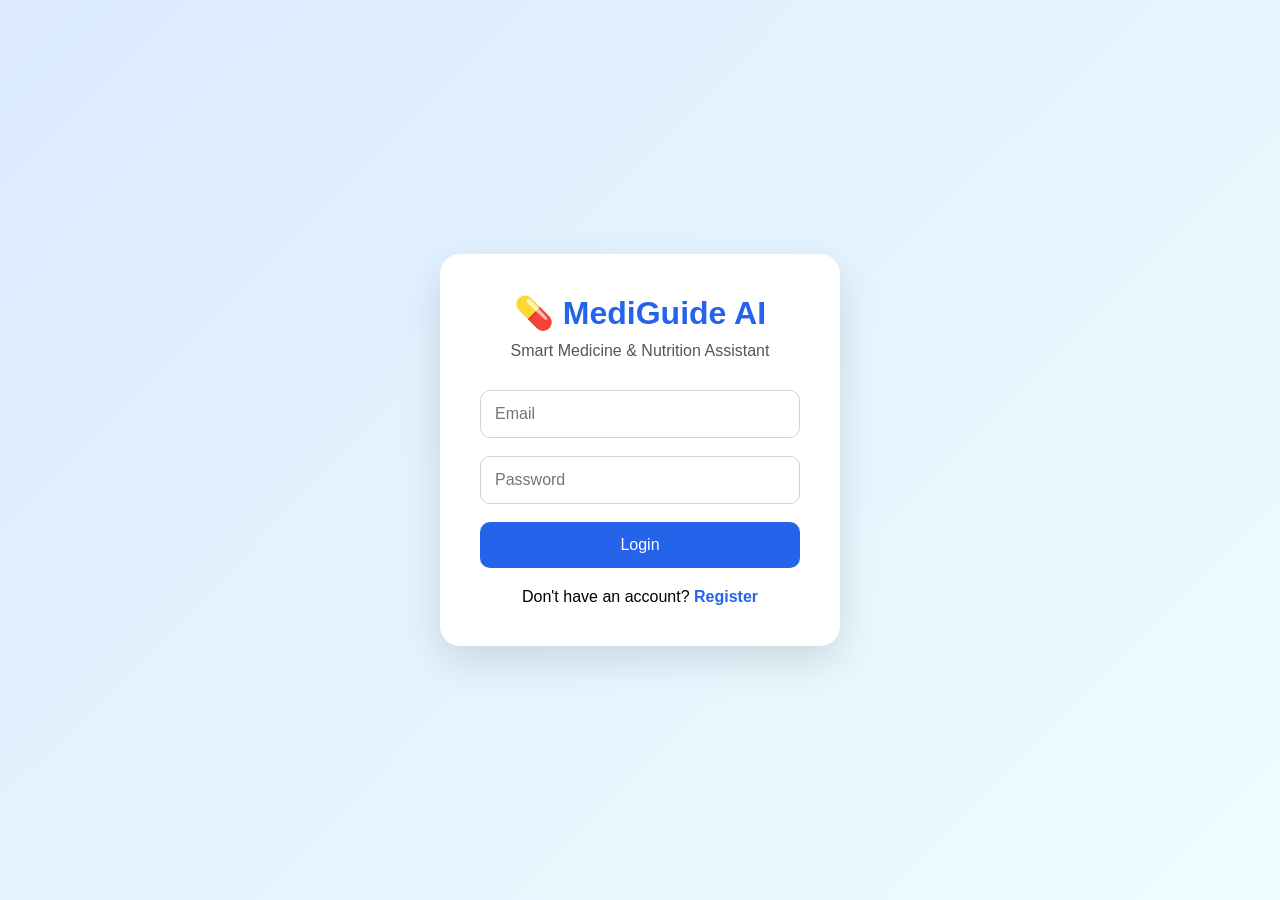
<file: frontend/login.html>
<!DOCTYPE html>
<html lang="en">
<head>
    <meta charset="UTF-8">
    <meta name="viewport" content="width=device-width, initial-scale=1.0">
    <title>MediGuide AI - Login</title>

    <link rel="stylesheet" href="css/login.css">
</head>
<body>

<div class="container">

    <div class="login-card">

        <h1>💊 MediGuide AI</h1>

        <p class="subtitle">
            Smart Medicine & Nutrition Assistant
        </p>

        <form id="loginForm">

            <input
                    type="email"
                    id="email"
                    placeholder="Email"
                    required>

            <input
                    type="password"
                    id="password"
                    placeholder="Password"
                    required>

            <button type="submit">
                Login
            </button>

        </form>

        <p class="register-text">
            Don't have an account?

            <a href="register.html">
                Register
            </a>

        </p>

    </div>

</div>

<script src="js/login.js"></script>

</body>
</html>
</file>
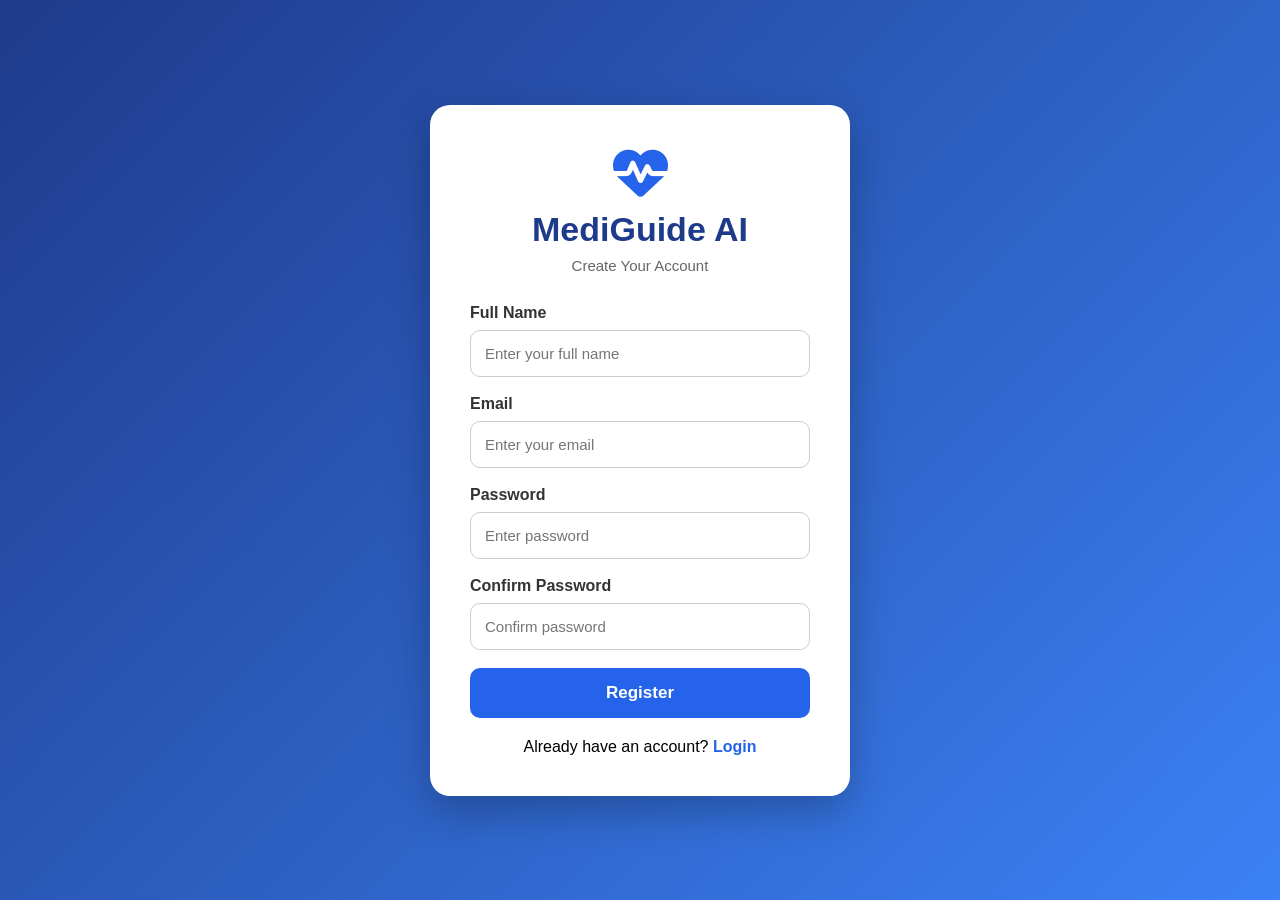
<file: frontend/register.html>
<!DOCTYPE html>
<html lang="en">

<head>

    <meta charset="UTF-8">

    <meta name="viewport"
          content="width=device-width, initial-scale=1.0">

    <title>MediGuide AI - Register</title>

    <link rel="stylesheet"
          href="css/register.css">

    <link rel="stylesheet"
          href="https://cdnjs.cloudflare.com/ajax/libs/font-awesome/6.7.2/css/all.min.css">

</head>

<body>

<div class="register-container">

    <div class="logo">

        <i class="fa-solid fa-heart-pulse"></i>

        <h1>MediGuide AI</h1>

        <p>Create Your Account</p>

    </div>


    <form id="registerForm">

        <div class="input-group">

            <label>Full Name</label>

            <input
                type="text"
                id="name"
                placeholder="Enter your full name"
                required>

        </div>


        <div class="input-group">

            <label>Email</label>

            <input
                type="email"
                id="email"
                placeholder="Enter your email"
                required>

        </div>


        <div class="input-group">

            <label>Password</label>

            <input
                type="password"
                id="password"
                placeholder="Enter password"
                required>

        </div>


        <div class="input-group">

            <label>Confirm Password</label>

            <input
                type="password"
                id="confirmPassword"
                placeholder="Confirm password"
                required>

        </div>


        <button type="submit">

            Register

        </button>


        <p id="errorMessage"></p>

        <p id="successMessage"></p>

    </form>


    <div class="login-link">

        Already have an account?

        <a href="login.html">

            Login

        </a>

    </div>

</div>

<script src="js/register.js"></script>

</body>

</html>
</file>
<file: frontend/css/login.css>
*{
    margin:0;
    padding:0;
    box-sizing:border-box;
    font-family:Arial, Helvetica, sans-serif;
}

body{

    height:100vh;

    display:flex;
    justify-content:center;
    align-items:center;

    background:linear-gradient(135deg,#dbeafe,#ecfeff);
}

.container{

    width:100%;
    display:flex;
    justify-content:center;
    align-items:center;
}

.login-card{

    background:white;

    width:400px;

    padding:40px;

    border-radius:20px;

    box-shadow:0 15px 40px rgba(0,0,0,.12);

    text-align:center;
}

.login-card h1{

    color:#2563eb;

    margin-bottom:10px;
}

.subtitle{

    color:#555;

    margin-bottom:30px;
}

input{

    width:100%;

    padding:14px;

    margin-bottom:18px;

    border-radius:10px;

    border:1px solid #d1d5db;

    outline:none;

    font-size:16px;
}

input:focus{

    border:1px solid #2563eb;
}

button{

    width:100%;

    padding:14px;

    background:#2563eb;

    color:white;

    border:none;

    border-radius:10px;

    cursor:pointer;

    font-size:16px;

    transition:.3s;
}

button:hover{

    background:#1d4ed8;
}

.register-text{

    margin-top:20px;
}

.register-text a{

    color:#2563eb;

    text-decoration:none;

    font-weight:bold;
}

.register-text a:hover{

    text-decoration:underline;
}
</file>
<file: frontend/css/register.css>
*{
    margin:0;
    padding:0;
    box-sizing:border-box;
    font-family:'Poppins',sans-serif;
}

body{

    min-height:100vh;

    display:flex;

    justify-content:center;

    align-items:center;

    background:linear-gradient(135deg,#1e3a8a,#3b82f6);

    padding:20px;

}

.register-container{

    width:420px;

    background:white;

    border-radius:20px;

    padding:40px;

    box-shadow:0 15px 40px rgba(0,0,0,.25);

    animation:fadeIn .5s ease;

}

@keyframes fadeIn{

    from{

        opacity:0;

        transform:translateY(20px);

    }

    to{

        opacity:1;

        transform:translateY(0);

    }

}

.logo{

    text-align:center;

    margin-bottom:30px;

}

.logo i{

    font-size:55px;

    color:#2563eb;

    margin-bottom:10px;

}

.logo h1{

    color:#1e3a8a;

    font-size:34px;

    font-weight:700;

}

.logo p{

    color:#666;

    margin-top:8px;

    font-size:15px;

}

.input-group{

    margin-bottom:18px;

}

.input-group label{

    display:block;

    margin-bottom:8px;

    font-weight:600;

    color:#333;

}

.input-group input{

    width:100%;

    padding:14px;

    border:1px solid #ccc;

    border-radius:10px;

    outline:none;

    font-size:15px;

    transition:.3s;

}

.input-group input:focus{

    border-color:#2563eb;

    box-shadow:0 0 10px rgba(37,99,235,.2);

}

button{

    width:100%;

    padding:15px;

    background:#2563eb;

    color:white;

    border:none;

    border-radius:10px;

    font-size:17px;

    font-weight:600;

    cursor:pointer;

    transition:.3s;

}

button:hover{

    background:#1d4ed8;

}

.login-link{

    text-align:center;

    margin-top:20px;

}

.login-link a{

    color:#2563eb;

    text-decoration:none;

    font-weight:600;

}

.login-link a:hover{

    text-decoration:underline;

}

#errorMessage{

    color:red;

    text-align:center;

    margin-top:15px;

}

#successMessage{

    color:green;

    text-align:center;

    margin-top:15px;

}

/* Mobile */

@media(max-width:768px){

    .register-container{

        width:100%;

        padding:30px 20px;

    }

    .logo h1{

        font-size:28px;

    }

}
</file>
